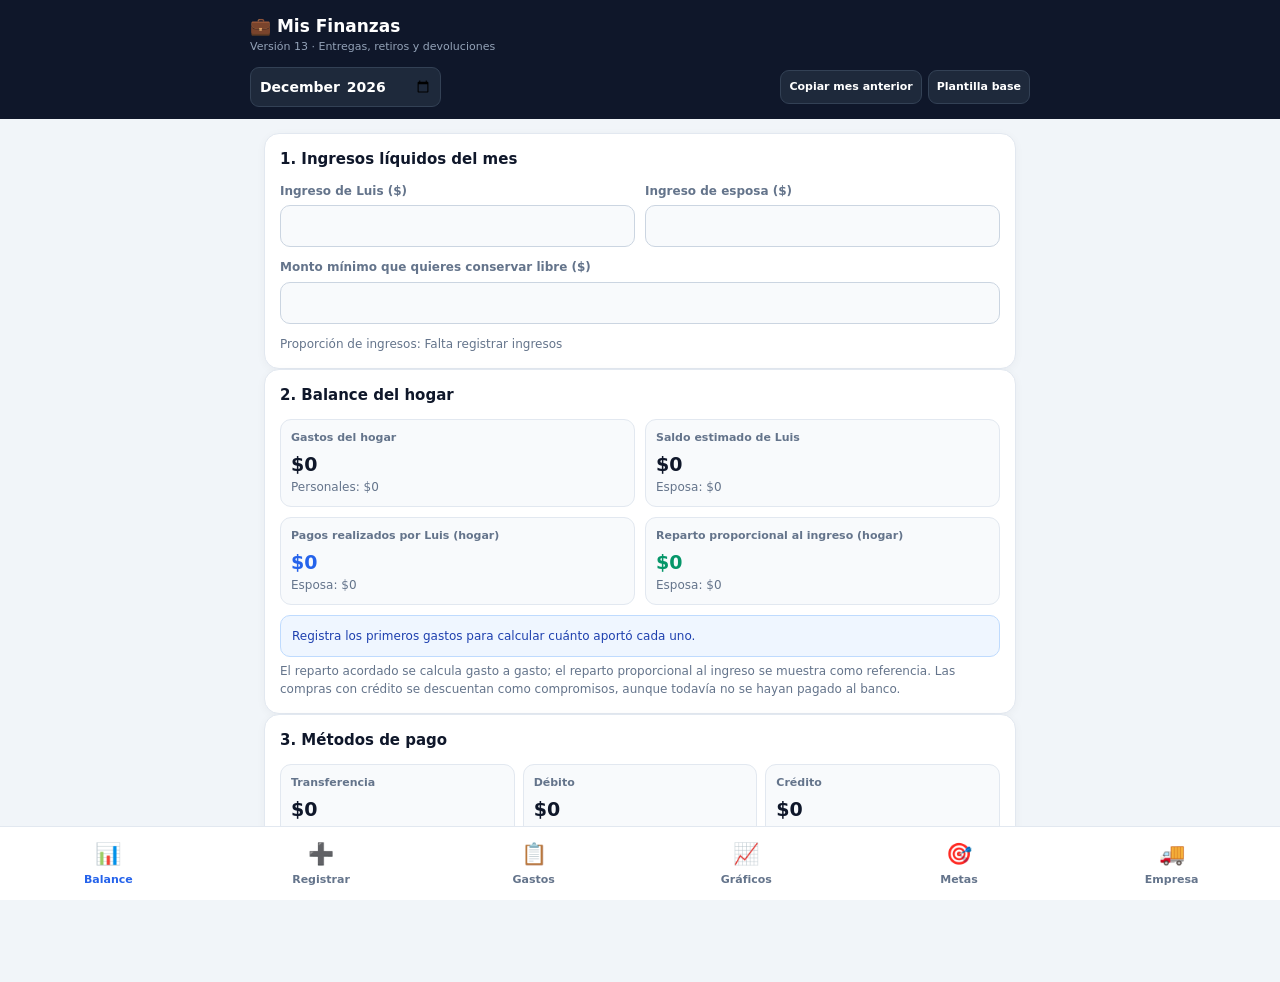
<file: index.html>
<!doctype html>
<html lang="es">
<head>
  <meta charset="utf-8">
  <meta name="viewport" content="width=device-width,initial-scale=1,viewport-fit=cover">
  <meta name="theme-color" content="#0f172a">
  <meta name="description" content="Control de ingresos, gastos y metas de ahorro del hogar.">
  <link rel="manifest" href="./manifest.json">
  <link rel="icon" href="./icon.svg" type="image/svg+xml">
  <link rel="stylesheet" href="./empresa.css">
  <script src="./csv-tools.js"></script>
  <title>Mis Finanzas | Hogar y Mensajería</title>
  <style>
    :root{--navy:#0f172a;--green:#059669;--blue:#2563eb;--purple:#7c3aed;--red:#dc2626;--amber:#b45309;--bg:#f1f5f9;--border:#e2e8f0;--muted:#64748b}
    *{box-sizing:border-box}body{margin:0;background:var(--bg);color:var(--navy);font:14px/1.45 system-ui,-apple-system,Segoe UI,sans-serif;padding-bottom:100px}
    button,input,select{font:inherit}button{cursor:pointer}button:focus-visible,input:focus-visible,select:focus-visible{outline:3px solid #93c5fd;outline-offset:2px}
    header{position:sticky;top:0;z-index:10;background:var(--navy);color:white;padding:14px max(14px,env(safe-area-inset-right)) 12px}
    .head,.monthbar{max-width:780px;margin:auto;display:flex;justify-content:space-between;align-items:center;gap:10px;flex-wrap:wrap}
    .head h1{font-size:17px;margin:0}.head small{display:block;color:#94a3b8;font-weight:500;font-size:11px}
    .monthbar{margin-top:12px}.monthbar input,.topbtn{background:#1e293b;color:#fff;border:1px solid #334155;border-radius:9px;padding:8px;font-weight:650}
    .quick{display:flex;gap:6px;flex-wrap:wrap}.topbtn{font-size:11px}.install{background:var(--green);display:none}
    main{max-width:780px;margin:0 auto;padding:14px;display:grid;gap:12px}.panel{background:white;border:1px solid var(--border);border-radius:15px;padding:15px;box-shadow:0 2px 10px #0f172a0a}
    .panel h2{margin:0 0 12px;font-size:15px}.panel h3{margin:0 0 8px;font-size:13px}.small{font-size:12px;color:var(--muted)}.hint{color:var(--muted);font-size:12px;margin-top:6px}
    .grid2{display:grid;grid-template-columns:repeat(2,minmax(0,1fr));gap:10px}.grid3{display:grid;grid-template-columns:repeat(3,minmax(0,1fr));gap:8px}
    label{font-size:12px;font-weight:700;color:var(--muted);display:block;margin-bottom:5px}.field{margin-bottom:12px}
    input[type="text"],input[type="number"],select{width:100%;border-radius:10px;border:1px solid #cbd5e1;background:#f8fafc;padding:10px;min-width:0;color:var(--navy)}
    .stat{border:1px solid var(--border);border-radius:11px;background:#f8fafc;padding:10px;min-width:0}
    .stat strong{font-size:clamp(13px,3.5vw,19px);display:block;overflow-wrap:anywhere}.stat label{font-size:11px}.green{color:var(--green)}.blue{color:var(--blue)}.purple{color:var(--purple)}.red{color:var(--red)}
    .notice{padding:11px;margin-top:10px;background:#eff6ff;border:1px solid #bfdbfe;border-radius:10px;color:#1e40af;font-size:12px;line-height:1.55}.notice.warning{background:#fffbeb;border-color:#fcd34d;color:#92400e}
    .chipgroup{display:flex;flex-wrap:wrap;gap:6px}.chip{border:1px solid #cbd5e1;background:#f8fafc;border-radius:10px;padding:9px;flex:1;min-width:90px;font-size:12px;font-weight:700}
    .chip[aria-pressed="true"]{background:var(--navy);color:#fff;border-color:var(--navy)}
    .primary{border:0;border-radius:10px;background:var(--green);color:#fff;padding:12px;font-weight:800}.primary.full{width:100%}.secondary{border:1px solid var(--border);background:#f8fafc;border-radius:9px;padding:8px 10px;color:var(--navy);font-weight:700;font-size:12px}.dangerbtn{color:var(--red)}
    .section[hidden], [hidden]{display:none!important}.cardhead{display:flex;justify-content:space-between;align-items:center;gap:8px;flex-wrap:wrap;margin-bottom:10px}.cardhead h2{margin:0}
    .item{border:1px solid var(--border);border-radius:12px;padding:11px;margin-top:8px;display:flex;justify-content:space-between;gap:10px}
    .item h3{font-size:14px;margin:0 0 3px;overflow-wrap:anywhere}.item .right{text-align:right;flex-shrink:0}.item .right strong{display:block}.tags{display:flex;gap:4px;flex-wrap:wrap;margin-top:5px}
    .tag{background:#e0f2fe;border-radius:5px;padding:2px 5px;font-size:10px;font-weight:650}.tag.pers{background:#fce7f3}.tag.pay{background:#fef3c7}
    .actions{display:flex;gap:6px;justify-content:flex-end;margin-top:6px}.empty{color:var(--muted);text-align:center;padding:22px 8px;font-size:13px}
    .barrow{margin:0 0 13px}.barlabel{display:flex;justify-content:space-between;gap:7px;font-weight:650;font-size:12px;margin-bottom:5px}
    .bartrack{background:#e2e8f0;border-radius:50px;height:12px;overflow:hidden}.barfill{height:100%;background:var(--blue);border-radius:50px}.barfill.pers{background:var(--purple)}.barfill.goal{background:var(--green)}
    nav{position:fixed;bottom:0;left:0;right:0;display:flex;background:white;border-top:1px solid var(--border);padding:7px 2px calc(7px + env(safe-area-inset-bottom));z-index:30}
    nav button{flex:1;border:0;background:transparent;color:var(--muted);display:grid;justify-items:center;gap:3px;font-size:11px;font-weight:800;padding:5px 0;min-width:0}
    nav button span:first-child{font-size:21px}nav button[aria-current="page"]{color:var(--blue)}.goalbox{border:1px solid var(--border);border-radius:12px;background:#f8fafc;padding:12px;margin-bottom:10px}
    .goalbox .bartrack{height:10px}.goalhead{display:flex;justify-content:space-between;gap:8px}.goalhead strong{overflow-wrap:anywhere}.toast{position:fixed;bottom:88px;left:50%;transform:translateX(-50%);background:#0f172a;color:white;padding:11px 15px;border-radius:10px;box-shadow:0 6px 24px #0004;z-index:60;max-width:90%;min-width:210px;text-align:center}
    @media(max-width:400px){.grid3{grid-template-columns:1fr}.monthbar{align-items:stretch}.monthbar input{flex:1}.quick{flex:1}.quick button{flex:1}.item{flex-direction:column}.item .right{text-align:left}.actions{justify-content:flex-start}}
  </style>
</head>
<body>
<header>
  <div class="head"><div><h1>💼 Mis Finanzas</h1><small>Versión 13 · Entregas, retiros y devoluciones</small></div><button id="installBtn" class="topbtn install" type="button">+ Instalar</button></div>
  <div class="monthbar"><input type="month" id="monthPicker" aria-label="Seleccionar mes"><div class="quick"><button class="topbtn" id="copyPrevBtn" type="button">Copiar mes anterior</button><button class="topbtn" id="templateBtn" type="button">Plantilla base</button></div></div>
</header>
<main>
  <section id="sec-resumen" class="section">
    <div class="panel"><h2>1. Ingresos líquidos del mes</h2><div class="grid2"><div><label for="incLuis">Ingreso de Luis ($)</label><input type="number" id="incLuis" min="0" step="1000" inputmode="numeric"></div><div><label for="incWife">Ingreso de esposa ($)</label><input type="number" id="incWife" min="0" step="1000" inputmode="numeric"></div></div><div class="field" style="margin-top:12px"><label for="targetPocket">Monto mínimo que quieres conservar libre ($)</label><input type="number" id="targetPocket" min="0" step="1000" inputmode="numeric"></div><div class="hint" id="ratioIngresoLabel">Proporción de ingresos: —</div></div>
    <div class="panel"><h2>2. Balance del hogar</h2><div class="grid2"><div class="stat"><label>Gastos del hogar</label><strong id="totHogar">$0</strong><div class="small" id="subGastosPers">Personales: $0</div></div><div class="stat"><label>Saldo estimado de Luis</label><strong id="luisLibreHoy">$0</strong><div class="small" id="wifeLibreHoy">Esposa: $0</div></div><div class="stat"><label>Pagos realizados por Luis (hogar)</label><strong class="blue" id="aporteRealLuis">$0</strong><div class="small" id="aporteRealWife">Esposa: $0</div></div><div class="stat"><label>Reparto proporcional al ingreso (hogar)</label><strong class="green" id="aporteJustoLuis">$0</strong><div class="small" id="aporteJustoWife">Esposa: $0</div></div></div><div class="notice" id="consejoBox"></div><div class="hint">El reparto acordado se calcula gasto a gasto; el reparto proporcional al ingreso se muestra como referencia. Las compras con crédito se descuentan como compromisos, aunque todavía no se hayan pagado al banco.</div></div>
    <div class="panel"><h2>3. Métodos de pago</h2><div class="grid3"><div class="stat"><label>Transferencia</label><strong id="payTransf">$0</strong><div class="small" id="payTransfSub"></div></div><div class="stat"><label>Débito</label><strong id="payDebito">$0</strong><div class="small" id="payDebitoSub"></div></div><div class="stat"><label>Crédito</label><strong id="payTC">$0</strong><div class="small" id="payTCSub"></div></div></div><div class="notice warning" id="tcAlertBox" hidden></div></div>
  </section>

  <section id="sec-agregar" class="section" hidden>
    <div class="panel"><div class="cardhead"><h2 id="formTitle">Registrar nuevo gasto</h2><button class="secondary" id="cancelEditBtn" hidden type="button">Cancelar edición</button></div>
      <div class="field"><label for="expDesc">Descripción</label><input type="text" id="expDesc" maxlength="120" placeholder="Ej. Arriendo, supermercado, TAG..."></div>
      <div class="grid2"><div class="field"><label for="expAmount">Monto total ($ CLP)</label><input type="number" id="expAmount" min="1" step="1" inputmode="numeric" placeholder="85000"></div><div class="field"><label for="expCat">Categoría</label><select id="expCat"><option>Vivienda y Servicios</option><option>Colegio Niña</option><option>Supermercado y Comida</option><option>Auto (Bencina/TAG/Mant.)</option><option>Salud y Farmacia</option><option>Salidas y Restaurantes</option><option>Personal / Otros</option></select></div></div>
      <div class="field"><label>¿A quién corresponde este gasto?</label><div class="chipgroup" id="scopeChips"><button type="button" class="chip" data-val="Hogar" aria-pressed="true">Hogar / Familia</button><button type="button" class="chip" data-val="Personal" aria-pressed="false">Personal</button></div></div>
      <div class="field"><label>¿Quién asume el costo? (reparto acordado)</label><div class="chipgroup" id="splitTypeChips"><button type="button" class="chip" data-val="50_50" aria-pressed="true">50 / 50</button><button type="button" class="chip" data-val="70_30" aria-pressed="false">70% Luis / 30% ella</button><button type="button" class="chip" data-val="100_luis" aria-pressed="false">100% Luis</button><button type="button" class="chip" data-val="100_wife" aria-pressed="false">100% esposa</button><button type="button" class="chip" data-val="custom" aria-pressed="false">Personalizado</button></div></div>
      <div class="field" id="customSplitBox" hidden><label for="customLuisPct">Luis: <strong id="customPctLabel">50%</strong> / Esposa: <strong id="customWifePctLabel">50%</strong></label><input type="range" id="customLuisPct" min="0" max="100" step="1" value="50" style="width:100%"></div>
      <div class="grid2"><div class="field"><label for="paidBy">¿Quién pagó realmente?</label><select id="paidBy"><option value="LUIS">Luis</option><option value="WIFE">Esposa</option><option value="UNKNOWN">Por identificar (gasto recuperado)</option></select></div><div class="field"><label for="payMethod">Método de pago</label><select id="payMethod"><option>Transferencia</option><option>Débito</option><option>Tarjeta de Crédito</option></select></div></div>
      <button class="primary full" id="saveExpBtn" type="button">Guardar gasto</button>
    </div>
  </section>

  <section id="sec-lista" class="section" hidden><div class="panel"><div class="cardhead"><h2>Movimientos (<span id="countItems">0</span>)</h2><div class="quick"><button class="secondary" id="waBtn" type="button">WhatsApp</button><button class="secondary" id="csvBtn" type="button">CSV</button></div></div>
    <div class="grid3"><select id="filterOwner" aria-label="Filtrar responsable"><option value="ALL">Responsables: todos</option><option value="SHARED">Compartidos</option><option value="LUIS">100% Luis</option><option value="WIFE">100% esposa</option></select><select id="filterPay" aria-label="Filtrar método"><option value="ALL">Todos los pagos</option><option>Transferencia</option><option>Débito</option><option>Tarjeta de Crédito</option></select><select id="filterScope" aria-label="Filtrar alcance"><option value="ALL">Hogar y personal</option><option>Hogar</option><option>Personal</option></select></div>
    <div class="notice" id="legacyNotice">¿Tenías gastos en una versión anterior? Puedes buscarlos sin borrar ningún dato.<div style="margin-top:8px"><button class="secondary" id="recoverLegacyBtn" type="button">Buscar y recuperar gastos anteriores</button></div></div>
    <div id="expenseList"></div><div class="quick" style="margin-top:15px"><button class="secondary" id="exportJsonBtn" type="button">Respaldar JSON</button><button class="secondary" id="importJsonBtn" type="button">Restaurar JSON</button><input id="importJsonInput" type="file" accept=".json,application/json" hidden><button class="secondary" id="importHogarCsvBtn" type="button">Importar CSV de gastos</button><input id="importHogarCsvInput" type="file" accept=".csv,text/csv" hidden></div><div class="hint">El JSON conserva también ingresos y metas. El CSV solo trae gastos: antes de importarlo se muestran los duplicados detectados. Los datos no se sincronizan automáticamente con otro teléfono.</div>
  </div></section>

  <section id="sec-graficos" class="section" hidden><div class="panel"><h2>Resumen por tipo de gasto</h2><div class="grid2"><div class="stat"><label>Hogar</label><strong class="blue" id="chartTotGeneral">$0</strong><div class="small" id="chartPctGeneral"></div></div><div class="stat"><label>Personal</label><strong class="purple" id="chartTotPersonal">$0</strong><div class="small" id="chartSubPersonal"></div></div></div></div><div class="panel"><h2>Categorías: gastos del hogar</h2><div id="chartGeneralBars"></div></div><div class="panel"><h2>Categorías: gastos personales</h2><div id="chartPersonalBars"></div></div></section>

  <section id="sec-metas" class="section" hidden><div class="panel"><h2>Resumen de ahorro</h2><div class="grid2"><div class="stat"><label>Ahorrado en metas</label><strong class="green" id="goalsSavedTotal">$0</strong><div class="small" id="goalsTargetTotal"></div></div><div class="stat"><label>Saldo estimado de Luis</label><strong class="blue" id="goalsMonthFree">$0</strong><div class="small">Mes seleccionado</div></div></div><div class="hint">Las metas registran ahorros acumulados. Los aportes no se contabilizan automáticamente como gastos del mes.</div></div>
    <div class="panel"><h2>Crear meta de ahorro</h2><div class="field"><label for="goalName">Nombre de la meta</label><input type="text" id="goalName" maxlength="80" placeholder="Ej. Fondo de emergencia"></div><div class="grid2"><div class="field"><label for="goalTarget">Objetivo ($)</label><input type="number" id="goalTarget" min="1" step="1" inputmode="numeric"></div><div class="field"><label for="goalCurrent">Monto ahorrado inicial ($)</label><input type="number" id="goalCurrent" min="0" step="1" inputmode="numeric" value="0"></div></div><button class="primary full" id="saveGoalBtn" type="button">Crear meta</button></div>
    <div class="panel"><h2>Mis metas (<span id="goalsCount">0</span>)</h2><div id="goalsList"></div></div>
  </section>
  <section id="sec-empresa" class="section empresa" hidden>
    <div class="panel"><div class="cardhead"><div><h2>🚚 Empresa de Mensajería</h2><div class="small">Movimientos separados del hogar · Mes seleccionado arriba</div></div><span class="business-badge">E.I.R.L.</span></div>
      <div class="grid2"><div class="stat"><label>Ingresos por entregas</label><strong class="green" id="bizDeliveryIncome">$0</strong><div class="small" id="bizPackages">0 paquetes identificados</div></div><div class="stat"><label>Ingresos por retiros</label><strong class="blue" id="bizPickupIncome">$0</strong></div><div class="stat"><label>Ingresos por devoluciones</label><strong id="bizReturnIncome">$0</strong><div class="small">Paquetes cancelados que vuelven a tienda</div></div><div class="stat"><label>Otros ingresos</label><strong id="bizOtherIncome">$0</strong><div class="small">Bonos y conceptos mixtos</div></div><div class="stat"><label>Ingresos totales</label><strong class="green" id="bizIncome">$0</strong></div><div class="stat"><label>Egresos registrados</label><strong class="red" id="bizExpense">$0</strong></div><div class="stat"><label>Resultado operacional</label><strong id="bizProfit">$0</strong><div class="small">Antes de impuestos y otros ajustes</div></div><div class="stat"><label>Combustible</label><strong id="bizFuel">$0</strong><div class="small">Incluido en egresos</div></div></div>
      <div class="notice" id="bizImportStatus">Los datos de mensajería se guardan por separado. Importa tus CSV históricos una vez, sin publicarlos en GitHub.</div>
    </div>
    <div class="panel"><div class="cardhead"><h2 id="bizFormTitle">Registrar movimiento</h2><button type="button" class="secondary" id="bizCancelEdit" hidden>Cancelar edición</button></div>
      <div class="grid2"><div class="field"><label for="bizDate">Fecha</label><input id="bizDate" type="date"></div><div class="field"><label for="bizType">Tipo</label><select id="bizType"><option value="day">Ingreso por entregas</option><option value="pickup">Ingreso por retiros</option><option value="return">Ingreso por devoluciones</option><option value="extra">Otros ingresos / bonos</option><option value="expense">Egreso</option></select></div></div>
      <div class="field"><label for="bizDesc">Descripción</label><input id="bizDesc" type="text" maxlength="160" placeholder="Ej. 52 paquetes, devolución o bencina"></div>
      <div class="grid2"><div class="field"><label for="bizAmount">Monto CLP</label><input id="bizAmount" type="number" min="0" step="1" inputmode="numeric"></div><div class="field"><label for="bizPackageCount">Paquetes (opcional)</label><input id="bizPackageCount" type="number" min="0" step="1" inputmode="numeric"></div></div>
      <div class="grid2"><div class="field"><label for="bizCategory">Categoría del egreso</label><select id="bizCategory"><option value="Combustible">Combustible</option><option value="Peajes/TAG">Peajes / TAG</option><option value="Mantención">Mantención</option><option value="Insumos">Insumos</option><option value="Otros">Otros</option></select></div><div class="field"><label for="bizIec">Impuesto específico ($)</label><input id="bizIec" type="number" min="0" step="1" inputmode="numeric" placeholder="Solo si figura en documento"></div></div>
      <div class="hint">El impuesto específico del combustible se registra solo como información del gasto; no se descuenta automáticamente del F29. Verifica su monto en la factura.</div>
      <button class="primary full" id="bizSave" type="button">Guardar movimiento</button>
    </div>
    <div class="panel"><div class="cardhead"><h2>Movimientos de la empresa (<span id="bizCount">0</span>)</h2><select id="bizFilter" aria-label="Filtrar movimientos"><option value="all">Todos</option><option value="income">Todos los ingresos</option><option value="day">Entregas</option><option value="pickup">Retiros</option><option value="return">Devoluciones</option><option value="extra">Otros ingresos</option><option value="expense">Egresos</option></select></div><div id="bizList" class="business-list"></div></div>
    <div class="panel"><h2>Importar historial de mensajería</h2><p class="small">Puedes seleccionar juntos los diez reportes CSV. Revisaremos el mes del archivo, las fechas irregulares y los registros ya importados antes de guardar.</p>
      <input type="file" id="bizFiles" accept=".csv,text/csv" multiple aria-label="Seleccionar CSV de la empresa"><div id="bizPreview" class="notice" hidden></div><button type="button" class="primary full" id="bizConfirmImport" hidden>Confirmar importación</button>
      <div class="notice">Las devoluciones son paquetes cancelados que regresan a la tienda. Los CSV antiguos que dicen exactamente «Devolución» o «Devoluciones» se registran en esta categoría, sin contarlos como retiros. Los bonos y las descripciones mixtas permanecen en «Otros ingresos».</div>
      <div class="quick" style="margin-top:12px"><button type="button" class="secondary" id="bizBackup">Descargar respaldo JSON de empresa</button><button type="button" class="secondary" id="bizRestoreButton">Restaurar respaldo JSON</button><input type="file" id="bizRestoreFile" accept=".json,application/json" hidden><button type="button" class="secondary" id="bizExportCsv">Exportar movimientos CSV</button></div>
      <div class="hint">Estos archivos se leen en tu dispositivo. No se envían a servidores. El respaldo JSON empresarial no reemplaza el respaldo del hogar.</div>
    </div>
    <div class="panel"><h2>Estimador tributario mensual</h2><p class="small">Para aproximar el F29, identifica la base de ingresos y los impuestos que aparecen en tus documentos o en el Registro de Compras y Ventas (SII). El CSV histórico no contiene estos datos.</p>
      <div class="grid2"><div class="field"><label for="bizSalesMode">¿Los ingresos incluyen IVA?</label><select id="bizSalesMode"><option value="">Por confirmar</option><option value="gross">Sí, son totales con IVA</option><option value="net">No, son montos netos afectos</option><option value="manual">Usar IVA declarado manualmente</option></select></div><div class="field"><label for="bizVatDebit">IVA débito de ventas ($)</label><input type="number" id="bizVatDebit" min="0" step="1" placeholder="Calculado o según SII"></div></div>
      <div class="grid2"><div class="field"><label for="bizVatCredit">IVA crédito permitido ($)</label><input type="number" id="bizVatCredit" min="0" step="1" placeholder="Según compras acreditables"></div><div class="field"><label for="bizRemainder">Remanente IVA anterior ($)</label><input type="number" id="bizRemainder" min="0" step="1" placeholder="0 si no hay"></div></div>
      <div class="grid2"><div class="field"><label for="bizPpmRate">Tasa PPM (%)</label><input type="number" id="bizPpmRate" min="0" max="100" step="0.001" value="0.3"></div><div class="field"><label for="bizPpmBase">Base neta para PPM ($)</label><input type="number" id="bizPpmBase" min="0" step="1" placeholder="Según ingresos del giro"></div></div>
      <div class="grid2"><div class="stat"><label>IVA estimado a pagar</label><strong id="bizVatPay">Por completar</strong></div><div class="stat"><label>F29 estimado (IVA + PPM)</label><strong class="blue" id="bizTaxPay">Por completar</strong></div></div><div class="notice warning" id="bizTaxNote">Los montos se muestran solo como referencia. Deben conciliarse con documentos tributarios y el SII.</div>
      <div class="hint">La gasolina de un automóvil de pasajeros normalmente no otorga crédito fiscal de IVA. No se incluye ni el IVA de la gasolina ni su impuesto específico sin comprobar que corresponda legalmente.</div>
    </div>
  </section>
</main>
<nav aria-label="Navegación principal" id="bottomTabs"><button type="button" data-tab="resumen" aria-current="page"><span>📊</span><span>Balance</span></button><button type="button" data-tab="agregar"><span>➕</span><span>Registrar</span></button><button type="button" data-tab="lista"><span>📋</span><span>Gastos</span></button><button type="button" data-tab="graficos"><span>📈</span><span>Gráficos</span></button><button type="button" data-tab="metas"><span>🎯</span><span>Metas</span></button><button type="button" data-tab="empresa"><span>🚚</span><span>Empresa</span></button></nav>
<div id="toast" class="toast" role="status" aria-live="polite" hidden></div>
<script>
(() => {
  'use strict';
  const KEY = 'finanzas_hogar_v9';
  const LEGACY_KEY = 'finanzas_hogar_pwa_v1';
  const $ = id => document.getElementById(id);
  const money = x => new Intl.NumberFormat('es-CL',{style:'currency',currency:'CLP',maximumFractionDigits:0}).format(Number(x)||0);
  const esc = s => String(s ?? '').replace(/[&<>"']/g,c=>({'&':'&amp;','<':'&lt;','>':'&gt;','"':'&quot;',"'":'&#39;'}[c]));
  const val = id => $(id).value;
  const nat = x => Number.isFinite(Number(x)) ? Math.max(0,Math.round(Number(x))) : 0;
  const uid = () => (globalThis.crypto?.randomUUID?.() || 'id-'+Date.now()+'-'+Math.random().toString(36).slice(2));
  const todayMonth = () => {const d=new Date();return d.getFullYear()+'-'+String(d.getMonth()+1).padStart(2,'0')};
  const previousMonth = m => {const [y,mo]=m.split('-').map(Number);return new Date(y,mo-2,1).getFullYear()+'-'+String(new Date(y,mo-2,1).getMonth()+1).padStart(2,'0')};
  const emptyMonth = () => ({incomeLuis:0,incomeWife:0,targetPocket:0,expenses:[]});
  let db = {version:10,months:{},goals:[],migrations:[]}, currentMonth=todayMonth(), editId=null, splitType='50_50', scope='Hogar', toastTimer;

  function toast(message){const el=$('toast');el.textContent=message;el.hidden=false;clearTimeout(toastTimer);toastTimer=setTimeout(()=>el.hidden=true,3500)}
  function normalizeExpense(e){
    if(!e || typeof e!=='object')return null;
    const amount=nat(e.amount), rawPct=Number(e.luisPct ?? 50), pct=Number.isFinite(rawPct)?Math.max(0,Math.min(100,rawPct)):50;
    if(!amount || !String(e.desc??'').trim())return null;
    return {id:String(e.id||uid()),desc:String(e.desc).slice(0,120),amount,cat:String(e.cat||'Personal / Otros'),scope:e.scope==='Personal'?'Personal':'Hogar',luisPct:pct,paidBy:['LUIS','WIFE','UNKNOWN'].includes(e.paidBy)?e.paidBy:'UNKNOWN',payMethod:['Transferencia','Débito','Tarjeta de Crédito'].includes(e.payMethod)?e.payMethod:'Transferencia',createdAt:String(e.createdAt||new Date().toISOString())};
  }
  function normalizeDB(o){
    if(!o || typeof o!=='object' || typeof o.months!=='object' || !o.months || !Array.isArray(o.goals))throw Error('El archivo no tiene el formato de respaldo de Finanzas del Hogar.');
    const result={version:10,months:{},goals:[],migrations:Array.isArray(o.migrations)?o.migrations.filter(s=>typeof s==='string'):[]};
    for(const [month,record] of Object.entries(o.months)){
      if(!/^\d{4}-(0[1-9]|1[0-2])$/.test(month)||!record||typeof record!=='object')continue;
      result.months[month]={incomeLuis:nat(record.incomeLuis),incomeWife:nat(record.incomeWife),targetPocket:nat(record.targetPocket),expenses:Array.isArray(record.expenses)?record.expenses.map(normalizeExpense).filter(Boolean):[]};
    }
    result.goals=o.goals.filter(g=>g && String(g.name||'').trim() && nat(g.target)>0).map(g=>({id:String(g.id||uid()),name:String(g.name).slice(0,80),target:nat(g.target),current:nat(g.current)}));
    return result;
  }
  function load(){try{const raw=localStorage.getItem(KEY);if(raw)db=normalizeDB(JSON.parse(raw))}catch(err){console.error(err);toast('No se pudieron leer los datos guardados. Revisa tu respaldo.')}updateLegacyNotice()}
  function updateLegacyNotice(){
    try{const found=Boolean(localStorage.getItem(LEGACY_KEY));$('legacyNotice').firstChild.textContent=found
      ?(db.migrations.includes(LEGACY_KEY)?'Los registros anteriores ya fueron importados. Conservamos intacto el respaldo original. ':'Se detectaron datos de una versión anterior en este navegador. ')
      :'Si utilizabas otra versión, puedes comprobar si hay registros guardados en este navegador. ';
    }catch(err){console.warn(err)}
  }
  function legacyPercent(e){
    const raw=e.luisPct??e.luisPercent??e.percentLuis??e.pctLuis;
    if(raw!==undefined && raw!==null && Number.isFinite(Number(raw)))return Math.max(0,Math.min(100,Number(raw)));
    const type=String(e.splitType??e.split??e.responsible??'50_50');
    return ({'50_50':50,'70_30':70,'100_luis':100,'100_wife':0}[type]??50);
  }
  function recoverLegacy(){
    let raw,old;
    try{raw=localStorage.getItem(LEGACY_KEY);if(!raw){toast('No se encontraron registros antiguos en este navegador.');return}old=JSON.parse(raw)}
    catch(err){alert('No se pudo leer el almacenamiento anterior. No se modificó nada.');return}
    if(!old||typeof old!=='object'||Array.isArray(old)){alert('Se encontró información anterior, pero su formato no es compatible. No se modificó.');return}
    const rows=Object.entries(old).filter(([m,v])=>/^\d{4}-(0[1-9]|1[0-2])$/.test(m)&&v&&typeof v==='object');
    if(!rows.length){alert('No se encontraron meses con el formato antiguo esperado. Los datos originales siguen intactos.');return}
    // Se descarga el JSON antiguo íntegro ANTES de realizar cualquier cambio; nunca se borra la clave original.
    download('respaldo-original-finanzas-'+todayMonth()+'.json','application/json;charset=utf-8',raw);
    if(db.migrations.includes(LEGACY_KEY)){toast('Estos datos ya se importaron. Se descargó otra copia del respaldo original.');return}
    const count=rows.reduce((n,[,v])=>n+(Array.isArray(v.expenses)?v.expenses.length:0),0);
    if(!confirm('Se encontraron '+rows.length+' meses y '+count+' movimientos anteriores. Ya iniciamos la descarga de un respaldo original. ¿Importarlos sin borrar los datos actuales?'))return;
    let added=0,skipped=0;
    for(const [month,legacy] of rows){
      const target=db.months[month]||(db.months[month]=emptyMonth());
      if(!target.incomeLuis)target.incomeLuis=nat(legacy.incLuis??legacy.incomeLuis);
      if(!target.incomeWife)target.incomeWife=nat(legacy.incWife??legacy.incomeWife);
      if(!target.targetPocket)target.targetPocket=nat(legacy.targetPocket);
      const signatures=new Set(target.expenses.map(e=>[e.desc.toLowerCase(),e.amount,e.cat,e.luisPct].join('|')));
      for(const entry of Array.isArray(legacy.expenses)?legacy.expenses:[]){
        if(!entry||typeof entry!=='object'){skipped++;continue}
        const converted=normalizeExpense({
          id:'recuperado-'+uid(),desc:entry.desc??entry.description??entry.descripcion??entry.concepto??entry.name,
          amount:entry.amount??entry.monto??entry.valor,cat:entry.cat??entry.category??entry.categoria??'Personal / Otros',
          scope:entry.scope??entry.alcance,luisPct:legacyPercent(entry),paidBy:['LUIS','WIFE'].includes(entry.paidBy)?entry.paidBy:'UNKNOWN',
          payMethod:entry.payMethod??entry.paymentMethod??entry.metodoPago,createdAt:entry.createdAt??entry.date
        });
        if(!converted){skipped++;continue}
        const signature=[converted.desc.toLowerCase(),converted.amount,converted.cat,converted.luisPct].join('|');
        if(signatures.has(signature)){skipped++;continue}
        target.expenses.push(converted);signatures.add(signature);added++;
      }
    }
    db.migrations.push(LEGACY_KEY);
    if(!save())return;
    fillMonth();updateLegacyNotice();showTab('lista');
    alert('Recuperación terminada. Se incorporaron '+added+' movimientos ('+skipped+' omitidos por duplicados o datos incompletos). Los originales siguen guardados. Revisa quién pagó cada gasto recuperado antes de confiar en las compensaciones.');
  }
  function save(){try{localStorage.setItem(KEY,JSON.stringify(db));return true}catch(err){console.error(err);alert('No fue posible guardar en este dispositivo. Exporta un respaldo y revisa el almacenamiento del navegador.');return false}}
  function monthData(){return db.months[currentMonth]||(db.months[currentMonth]=emptyMonth())}
  function splitPct(){return splitType==='50_50'?50:splitType==='70_30'?70:splitType==='100_luis'?100:splitType==='100_wife'?0:Number(val('customLuisPct'))}
  function chooseChip(group,value){document.querySelectorAll('#'+group+' [data-val]').forEach(b=>b.setAttribute('aria-pressed',String(b.dataset.val===value)))}
  function chooseSplit(type){splitType=type;chooseChip('splitTypeChips',type);$('customSplitBox').hidden=type!=='custom'}
  function chooseScope(type){scope=type;chooseChip('scopeChips',type);if(type==='Personal' && !['100_luis','100_wife'].includes(splitType))chooseSplit(val('paidBy')==='WIFE'?'100_wife':'100_luis')}
  function showTab(name){document.querySelectorAll('.section').forEach(s=>s.hidden=s.id!=='sec-'+name);document.querySelectorAll('nav [data-tab]').forEach(b=>{if(b.dataset.tab===name)b.setAttribute('aria-current','page');else b.removeAttribute('aria-current')});window.scrollTo({top:0,behavior:'instant'})}
  window.irPestana=showTab; // Compatibilidad con enlaces de versiones anteriores.
  function resetForm(){editId=null;$('formTitle').textContent='Registrar nuevo gasto';$('saveExpBtn').textContent='Guardar gasto';$('cancelEditBtn').hidden=true;$('expDesc').value='';$('expAmount').value='';$('expCat').selectedIndex=0;$('paidBy').value='LUIS';$('payMethod').value='Transferencia';$('customLuisPct').value='50';chooseSplit('50_50');chooseScope('Hogar');updateCustom()}
  function updateCustom(){$('customPctLabel').textContent=val('customLuisPct')+'%';$('customWifePctLabel').textContent=(100-Number(val('customLuisPct')))+'%'}
  function saveExpense(){const desc=val('expDesc').trim(),amount=Number(val('expAmount'));if(!desc){toast('Escribe la descripción del gasto.');$('expDesc').focus();return}if(!Number.isSafeInteger(amount)||amount<=0){toast('Ingresa un monto válido y mayor que cero.');$('expAmount').focus();return}
    if(val('paidBy')==='UNKNOWN'){toast('Identifica quién pagó antes de guardar este movimiento.');$('paidBy').focus();return}
    const pct=splitPct();if(scope==='Personal' && pct!==0 && pct!==100){toast('Un gasto personal debe corresponder 100% a una persona.');return}
    const old=monthData().expenses.find(x=>x.id===editId);
    const e={id:editId||uid(),desc,amount,cat:val('expCat'),scope,luisPct:pct,paidBy:val('paidBy'),payMethod:val('payMethod'),createdAt:old?.createdAt||new Date().toISOString()};
    if(old)Object.assign(old,e);else monthData().expenses.unshift(e);save();resetForm();render();showTab('lista');toast(old?'Gasto actualizado.':'Gasto registrado.');
  }
  function editExpense(id){const e=monthData().expenses.find(x=>x.id===id);if(!e)return;editId=id;$('formTitle').textContent='Editar gasto';$('saveExpBtn').textContent='Guardar cambios';$('cancelEditBtn').hidden=false;$('expDesc').value=e.desc;$('expAmount').value=e.amount;$('expCat').value=e.cat;$('paidBy').value=e.paidBy;$('payMethod').value=e.payMethod;$('customLuisPct').value=e.luisPct;
    chooseScope(e.scope);chooseSplit(e.luisPct===50?'50_50':e.luisPct===70?'70_30':e.luisPct===100?'100_luis':e.luisPct===0?'100_wife':'custom');updateCustom();showTab('agregar');
  }
  function deleteExpense(id){const e=monthData().expenses.find(x=>x.id===id);if(!e||!confirm('¿Eliminar el gasto «'+e.desc+'» de '+money(e.amount)+'?'))return;monthData().expenses=monthData().expenses.filter(x=>x.id!==id);if(editId===id)resetForm();save();render();toast('Gasto eliminado.')}
  function totals(){const m=monthData(),expenses=m.expenses,home=expenses.filter(e=>e.scope==='Hogar'),personal=expenses.filter(e=>e.scope==='Personal');const sum=a=>a.reduce((s,e)=>s+e.amount,0);
    const paidLuis=expenses.filter(e=>e.paidBy==='LUIS').reduce((s,e)=>s+e.amount,0),paidWife=expenses.filter(e=>e.paidBy==='WIFE').reduce((s,e)=>s+e.amount,0);
    const paidHomeLuis=home.filter(e=>e.paidBy==='LUIS').reduce((s,e)=>s+e.amount,0),paidHomeWife=home.filter(e=>e.paidBy==='WIFE').reduce((s,e)=>s+e.amount,0);
    const dueLuis=expenses.reduce((s,e)=>s+Math.round(e.amount*e.luisPct/100),0);const dueWife=sum(expenses)-dueLuis;
    const personalLuis=personal.reduce((s,e)=>s+Math.round(e.amount*e.luisPct/100),0);
    const unknown=expenses.filter(e=>e.paidBy==='UNKNOWN');
    return {m,expenses,home,personal,unknown,total:sum(expenses),homeTotal:sum(home),personalTotal:sum(personal),paidLuis,paidWife,paidHomeLuis,paidHomeWife,dueLuis,dueWife,personalLuis,personalWife:sum(personal)-personalLuis,freeLuis:m.incomeLuis-paidLuis,freeWife:m.incomeWife-paidWife};
  }
  function setText(id,text){$(id).textContent=text}
  function renderBalance(t){const allInc=t.m.incomeLuis+t.m.incomeWife,lratio=allInc?t.m.incomeLuis/allInc:0,ratioText=allInc?`${Math.round(lratio*100)}% Luis / ${Math.round((1-lratio)*100)}% esposa`:'Falta registrar ingresos';
    setText('ratioIngresoLabel','Proporción de ingresos: '+ratioText);setText('totHogar',money(t.homeTotal));setText('subGastosPers','Personales: '+money(t.personalTotal));setText('luisLibreHoy',money(t.freeLuis));setText('wifeLibreHoy','Esposa: '+money(t.freeWife));setText('aporteRealLuis',money(t.paidHomeLuis));setText('aporteRealWife','Esposa: '+money(t.paidHomeWife));
    const propLuis=Math.round(t.homeTotal*lratio);setText('aporteJustoLuis',money(propLuis));setText('aporteJustoWife','Esposa: '+money(t.homeTotal-propLuis));
    const balance=t.paidLuis-t.dueLuis;const abs=money(Math.abs(balance));let advice=t.total===0?'Registra los primeros gastos para calcular cuánto aportó cada uno.':balance>0?'Según el reparto acordado, tu esposa debería compensarte '+abs+'.':balance<0?'Según el reparto acordado, deberías compensar a tu esposa '+abs+'.':'Según el reparto acordado, ambos están al día: no hay compensaciones pendientes.';
    if(t.unknown.length)advice='Hay '+t.unknown.length+' gastos recuperados cuyo pagador aún debes identificar. Los saldos y las compensaciones no son definitivos hasta que revises esos movimientos.';
    if(allInc===0 && t.homeTotal)advice+=' Ingresa los sueldos para ver la referencia proporcional.';
    if(t.freeLuis<t.m.targetPocket)advice+=' Tu saldo estimado está '+money(t.m.targetPocket-t.freeLuis)+' por debajo del mínimo que quieres conservar.';
    setText('consejoBox',advice);
    for(const [method,id,sub] of [['Transferencia','payTransf','payTransfSub'],['Débito','payDebito','payDebitoSub'],['Tarjeta de Crédito','payTC','payTCSub']]){const subset=t.expenses.filter(e=>e.payMethod===method);setText(id,money(subset.reduce((s,e)=>s+e.amount,0)));const unknown=subset.filter(e=>e.paidBy==='UNKNOWN').reduce((s,e)=>s+e.amount,0);setText(sub,`L: ${money(subset.filter(e=>e.paidBy==='LUIS').reduce((s,e)=>s+e.amount,0))} · E: ${money(subset.filter(e=>e.paidBy==='WIFE').reduce((s,e)=>s+e.amount,0))}${unknown?' · ?: '+money(unknown):''}`)}
    const credit=t.expenses.filter(e=>e.payMethod==='Tarjeta de Crédito').reduce((s,e)=>s+e.amount,0);$('tcAlertBox').hidden=!credit;if(credit)setText('tcAlertBox','Compras registradas con tarjeta de crédito: '+money(credit)+'. Este monto es un compromiso; verifica aparte la fecha de pago de la tarjeta para no duplicarlo.');
    $('goalsMonthFree').textContent=money(t.freeLuis);
  }
  function renderExpenses(t){const owner=val('filterOwner'),pay=val('filterPay'),scopeFilter=val('filterScope');const visible=t.expenses.filter(e=>(owner==='ALL'||(owner==='SHARED'&&e.luisPct>0&&e.luisPct<100)||(owner==='LUIS'&&e.luisPct===100)||(owner==='WIFE'&&e.luisPct===0))&&(pay==='ALL'||e.payMethod===pay)&&(scopeFilter==='ALL'||e.scope===scopeFilter));setText('countItems',visible.length);
    $('expenseList').innerHTML=visible.length?visible.map(e=>`<div class="item"><div><h3>${esc(e.desc)}</h3><div class="small">${esc(e.cat)}</div><div class="tags"><span class="tag ${e.scope==='Personal'?'pers':''}">${esc(e.scope)}</span><span class="tag">Luis ${e.luisPct}% / Esposa ${100-e.luisPct}%</span><span class="tag pay">${esc(e.payMethod)}</span><span class="tag">Pagó: ${e.paidBy==='LUIS'?'Luis':e.paidBy==='WIFE'?'Esposa':'⚠️ Por identificar'}</span></div></div><div class="right"><strong>${money(e.amount)}</strong><div class="small">Luis asume ${money(Math.round(e.amount*e.luisPct/100))}</div><div class="actions"><button class="secondary" type="button" data-action="edit" data-id="${esc(e.id)}">Editar</button><button class="secondary dangerbtn" type="button" data-action="delete" data-id="${esc(e.id)}">Eliminar</button></div></div></div>`).join(''):'<div class="empty">No hay gastos que coincidan con los filtros de este mes.</div>';
  }
  function bars(element,expenses,color){const sums={};for(const e of expenses)sums[e.cat]=(sums[e.cat]||0)+e.amount;const sorted=Object.entries(sums).sort((a,b)=>b[1]-a[1]);const max=sorted.length?sorted[0][1]:1;$(element).innerHTML=sorted.length?sorted.map(([cat,total])=>`<div class="barrow"><div class="barlabel"><span>${esc(cat)}</span><span>${money(total)}</span></div><div class="bartrack"><div class="barfill ${color}" style="width:${(total/max)*100}%"></div></div></div>`).join(''):'<div class="empty">Aún no hay gastos de este tipo.</div>'}
  function renderCharts(t){setText('chartTotGeneral',money(t.homeTotal));setText('chartPctGeneral',t.total?Math.round(100*t.homeTotal/t.total)+'% del gasto total':'Sin movimientos');setText('chartTotPersonal',money(t.personalTotal));setText('chartSubPersonal','Luis: '+money(t.personalLuis)+' · Esposa: '+money(t.personalWife));bars('chartGeneralBars',t.home,'');bars('chartPersonalBars',t.personal,'pers')}
  function renderGoals(){const saved=db.goals.reduce((s,g)=>s+g.current,0),target=db.goals.reduce((s,g)=>s+g.target,0);setText('goalsSavedTotal',money(saved));setText('goalsTargetTotal','Objetivo conjunto: '+money(target));setText('goalsCount',String(db.goals.length));$('goalsList').innerHTML=db.goals.length?db.goals.map(g=>{const pct=Math.min(100,Math.round(g.current/g.target*100));return `<div class="goalbox"><div class="goalhead"><strong>${esc(g.name)}</strong><strong class="green">${pct}%</strong></div><div class="small">${money(g.current)} de ${money(g.target)}</div><div class="bartrack" style="margin-top:9px"><div class="barfill goal" style="width:${pct}%"></div></div><div class="actions"><button type="button" class="secondary" data-goal="add" data-id="${esc(g.id)}">+ Aportar</button><button type="button" class="secondary" data-goal="withdraw" data-id="${esc(g.id)}">Retirar</button><button type="button" class="secondary dangerbtn" data-goal="delete" data-id="${esc(g.id)}">Eliminar</button></div></div>`}).join(''):'<div class="empty">Todavía no has creado metas de ahorro.</div>'}
  function saveGoal(){const name=val('goalName').trim(),target=Number(val('goalTarget')),current=Number(val('goalCurrent'));if(!name||!Number.isSafeInteger(target)||target<=0||!Number.isSafeInteger(current)||current<0){toast('Completa la meta con montos válidos.');return}db.goals.push({id:uid(),name,target,current});save();$('goalName').value='';$('goalTarget').value='';$('goalCurrent').value='0';render();toast('Meta creada.')}
  function modifyGoal(action,id){const g=db.goals.find(x=>x.id===id);if(!g)return;if(action==='delete'){if(!confirm('¿Eliminar la meta «'+g.name+'»?'))return;db.goals=db.goals.filter(x=>x.id!==id)}else{const input=prompt(action==='add'?'¿Cuánto deseas aportar a «'+g.name+'»?':'¿Cuánto deseas retirar de «'+g.name+'»?','10000');if(input===null)return;const amount=Number(input.trim().replace(/\s/g,''));if(!Number.isSafeInteger(amount)||amount<=0){toast('Escribe un monto entero mayor que cero.');return}if(action==='withdraw'&&amount>g.current){toast('El retiro supera el monto ahorrado.');return}g.current+=action==='add'?amount:-amount}save();render();toast('Meta actualizada.')}
  function render(){const t=totals();renderBalance(t);renderExpenses(t);renderCharts(t);renderGoals()}
  function fillMonth(){const m=monthData();$('incLuis').value=m.incomeLuis||'';$('incWife').value=m.incomeWife||'';$('targetPocket').value=m.targetPocket||'';render()}
  function download(name,type,contents){const blob=new Blob([contents],{type});const url=URL.createObjectURL(blob),a=document.createElement('a');a.href=url;a.download=name;document.body.appendChild(a);a.click();a.remove();setTimeout(()=>URL.revokeObjectURL(url),3000)}
  function downloadJSON(){download('respaldo-finanzas-hogar-'+todayMonth()+'.json','application/json;charset=utf-8',JSON.stringify(db,null,2));toast('Respaldo descargado.')}
  function safeCsv(v){let s=String(v??'');if(/^[=+@-]/.test(s))s="'"+s;return '"'+s.replace(/"/g,'""')+'"'}
  function downloadCSV(){const rows=[['Mes','Descripción','Monto CLP','Categoría','Alcance','Porcentaje Luis','Paga','Método'],...monthData().expenses.map(e=>[currentMonth,e.desc,e.amount,e.cat,e.scope,e.luisPct,e.paidBy==='LUIS'?'Luis':e.paidBy==='WIFE'?'Esposa':'Por identificar',e.payMethod])];download('gastos-'+currentMonth+'.csv','text/csv;charset=utf-8','\ufeff'+rows.map(r=>r.map(safeCsv).join(';')).join('\r\n'));toast('CSV descargado.')}
  function copyPrevious(){const from=db.months[previousMonth(currentMonth)];if(!from){toast('No hay datos del mes anterior.');return}const dest=monthData();if((dest.expenses.length||dest.incomeLuis||dest.incomeWife)&&!confirm('Este mes ya tiene datos. ¿Sobrescribirlo con una copia del mes anterior?'))return;db.months[currentMonth]={incomeLuis:from.incomeLuis,incomeWife:from.incomeWife,targetPocket:from.targetPocket,expenses:from.expenses.map(e=>({...e,id:uid(),createdAt:new Date().toISOString()}))};save();resetForm();fillMonth();toast('Mes anterior copiado. Revisa y actualiza montos.')}
  function makeTemplate(){const base=['Arriendo / dividendo','Electricidad','Agua','Internet / telefonía','Supermercado','Colegio / transporte','Bencina / TAG'];const exists=new Set(monthData().expenses.map(e=>e.desc.toLowerCase()));let added=0;for(const desc of base){if(exists.has(desc.toLowerCase()))continue;monthData().expenses.push({id:uid(),desc,amount:1,cat:desc.includes('Colegio')?'Colegio Niña':desc.includes('Supermercado')?'Supermercado y Comida':desc.includes('Bencina')?'Auto (Bencina/TAG/Mant.)':'Vivienda y Servicios',scope:'Hogar',luisPct:50,paidBy:'LUIS',payMethod:'Transferencia',createdAt:new Date().toISOString()});added++}if(!added){toast('La plantilla ya existe para este mes.');return}save();render();showTab('lista');alert('Se agregaron '+added+' gastos de ejemplo con $1 para que puedas editarlos. Actualiza cada monto y quién pagó antes de utilizar el balance.')}
  function sendWhatsApp(){const t=totals();const lines=[`Finanzas del Hogar — ${currentMonth}`,`Ingresos: Luis ${money(t.m.incomeLuis)} / Esposa ${money(t.m.incomeWife)}`,`Gastos hogar: ${money(t.homeTotal)}`,`Gastos personales: ${money(t.personalTotal)}`,`Total: ${money(t.total)}`,...t.expenses.map(e=>`• ${e.desc}: ${money(e.amount)} (${e.scope}; pagó ${e.paidBy==='LUIS'?'Luis':e.paidBy==='WIFE'?'Esposa':'por identificar'})`)];const url='https://wa.me/?text='+encodeURIComponent(lines.join('\n'));const w=window.open(url,'_blank','noopener,noreferrer');if(!w){navigator.clipboard?.writeText(lines.join('\n')).then(()=>toast('Resumen copiado para compartir.')).catch(()=>toast('Activa ventanas emergentes para compartir.'))}}
  async function restoreJSON(file){if(!file)return;try{if(file.size>5*1024*1024)throw Error('El archivo es demasiado grande.');const incoming=normalizeDB(JSON.parse(await file.text()));if(!confirm('Restaurar reemplazará TODOS los datos actuales en este navegador. ¿Ya descargaste un respaldo y deseas continuar?'))return;db=incoming;save();resetForm();fillMonth();toast('Respaldo restaurado.') }catch(err){alert('No se pudo restaurar: '+err.message)}finally{$('importJsonInput').value=''}}

  async function importHogarCSV(file){
    if(!file)return;
    try{
      if(file.size>3*1024*1024)throw Error('El CSV es demasiado grande.');
      const parsed=window.CsvTools.parse(await file.text(),';');
      const expected=['Mes','Descripción','Monto CLP','Categoría','Alcance','Porcentaje Luis','Paga','Método'];
      if(expected.some(name=>!parsed.header.includes(name)))throw Error('No es un CSV válido de gastos del hogar.');
      const records=window.CsvTools.rowsAsObjects(parsed).map(({data,line})=>{
        if(!/^\d{4}-(0[1-9]|1[0-2])$/.test(data.Mes))throw Error('Mes inválido en fila '+line);
        const amount=window.CsvTools.integer(data['Monto CLP']);
        const pct=Number(data['Porcentaje Luis']);
        if(amount===0 || !Number.isFinite(pct) || pct<0 || pct>100 || !data['Descripción'])throw Error('Movimiento incompleto en fila '+line);
        const payer=data.Paga.toLowerCase().includes('esposa')?'WIFE':data.Paga.toLowerCase().includes('luis')?'LUIS':'UNKNOWN';
        return {month:data.Mes,expense:normalizeExpense({desc:data['Descripción'],amount,cat:data['Categoría'],scope:data.Alcance,luisPct:pct,paidBy:payer,payMethod:data['Método']})};
      });
      const signature=e=>[e.desc.trim().toLocaleLowerCase('es'),e.amount,e.cat,e.scope,e.luisPct,e.paidBy,e.payMethod].join('\u0001');
      const existing=new Map();
      for(const [month,m] of Object.entries(db.months))for(const e of m.expenses){const key=month+'\u0001'+signature(e);existing.set(key,(existing.get(key)||0)+1)}
      const incomingCount=new Map(),additions=[];
      for(const {month,expense} of records){const key=month+'\u0001'+signature(expense);const n=(incomingCount.get(key)||0)+1;incomingCount.set(key,n);if(n>(existing.get(key)||0))additions.push({month,expense})}
      const skips=records.length-additions.length;
      if(!additions.length){alert('Los '+records.length+' gastos ya figuran en el historial. No se modificó nada.');return}
      if(!confirm('Se encontraron '+records.length+' gastos del hogar.\n\nPara importar: '+additions.length+'\nYa registrados o repetidos: '+skips+'\n\nEste CSV no incluye sueldos ni metas y no modificará esos datos. ¿Agregar únicamente los gastos faltantes?'))return;
      for(const {month,expense} of additions){if(!db.months[month])db.months[month]=emptyMonth();db.months[month].expenses.push(expense)}
      if(!save())return;
      fillMonth();showTab('lista');alert('Se importaron '+additions.length+' gastos. Se conservaron '+skips+' registros existentes o repetidos.');
    }catch(error){alert('No se pudo importar el CSV: '+error.message)}
    finally{$('importHogarCsvInput').value=''}
  }

  // Enlazar todos los eventos después de que existe el contenido HTML.
  document.querySelectorAll('nav [data-tab]').forEach(b=>b.addEventListener('click',()=>showTab(b.dataset.tab)));
  $('monthPicker').value=currentMonth;$('monthPicker').addEventListener('change',e=>{if(!/^\d{4}-(0[1-9]|1[0-2])$/.test(e.target.value))return;currentMonth=e.target.value;resetForm();fillMonth()});
  for(const [id,key] of [['incLuis','incomeLuis'],['incWife','incomeWife'],['targetPocket','targetPocket']])$(id).addEventListener('input',e=>{const n=Number(e.target.value);if(Number.isFinite(n)&&n>=0){monthData()[key]=nat(n);save();render()}});
  document.querySelectorAll('#splitTypeChips [data-val]').forEach(b=>b.addEventListener('click',()=>{chooseSplit(b.dataset.val);if(scope==='Personal' && splitPct()!==0 && splitPct()!==100){chooseScope('Hogar');toast('Los repartos compartidos se registran como gastos del hogar.')}}));
  document.querySelectorAll('#scopeChips [data-val]').forEach(b=>b.addEventListener('click',()=>chooseScope(b.dataset.val)));
  $('paidBy').addEventListener('change',()=>{if(scope==='Personal')chooseSplit(val('paidBy')==='LUIS'?'100_luis':'100_wife')});
  $('customLuisPct').addEventListener('input',updateCustom);$('saveExpBtn').addEventListener('click',saveExpense);$('cancelEditBtn').addEventListener('click',resetForm);
  $('expenseList').addEventListener('click',e=>{const b=e.target.closest('button[data-action]');if(!b)return;if(b.dataset.action==='edit')editExpense(b.dataset.id);else deleteExpense(b.dataset.id)});
  ['filterOwner','filterPay','filterScope'].forEach(id=>$(id).addEventListener('change',()=>renderExpenses(totals())));
  $('saveGoalBtn').addEventListener('click',saveGoal);$('goalsList').addEventListener('click',e=>{const b=e.target.closest('button[data-goal]');if(b)modifyGoal(b.dataset.goal,b.dataset.id)});
  $('copyPrevBtn').addEventListener('click',copyPrevious);$('templateBtn').addEventListener('click',makeTemplate);$('csvBtn').addEventListener('click',downloadCSV);$('waBtn').addEventListener('click',sendWhatsApp);
  $('exportJsonBtn').addEventListener('click',downloadJSON);$('importJsonBtn').addEventListener('click',()=>$('importJsonInput').click());$('importJsonInput').addEventListener('change',e=>restoreJSON(e.target.files[0]));$('recoverLegacyBtn').addEventListener('click',recoverLegacy);
  $('importHogarCsvBtn').addEventListener('click',()=>$('importHogarCsvInput').click());$('importHogarCsvInput').addEventListener('change',e=>importHogarCSV(e.target.files[0]));
  let deferredPrompt=null;window.addEventListener('beforeinstallprompt',e=>{e.preventDefault();deferredPrompt=e;$('installBtn').style.display='block'});$('installBtn').addEventListener('click',async()=>{if(!deferredPrompt)return;deferredPrompt.prompt();await deferredPrompt.userChoice;deferredPrompt=null;$('installBtn').style.display='none'});
  if('serviceWorker' in navigator && location.protocol.startsWith('http'))navigator.serviceWorker.register('./sw.js').catch(err=>console.warn('SW:',err));
  load();fillMonth();showTab('resumen');
})();
</script>
<script src="./empresa.js"></script>
</body>
</html>
</file>
<file: empresa.css>
/* Zona de la E.I.R.L.: no altera los estilos ni los datos del hogar. */
.empresa .business-badge{background:#dbeafe;color:#1d4ed8;border-radius:9px;font-size:11px;font-weight:800;padding:6px 9px}
.empresa p{margin:0 0 12px}
.empresa input[type="date"],.empresa input[type="file"]{width:100%;border:1px solid #cbd5e1;border-radius:10px;background:#f8fafc;padding:10px;min-width:0;color:#0f172a}
.empresa input:disabled{background:#e2e8f0;color:#475569}
.empresa .business-list{max-height:440px;overflow:auto}
.empresa .business-list .item{align-items:center}
.empresa .business-list .item small{display:block;color:#64748b}
.empresa .business-list .item .right strong{font-variant-numeric:tabular-nums}
.empresa .business-list .item .right strong.negative{color:#dc2626}
.empresa .business-list .item .right strong.positive{color:#059669}
.empresa #bizPreview{white-space:pre-line}
.empresa #bizFilter{width:auto;max-width:48%;padding:8px}
nav button{font-size:10px;padding:5px 1px}
nav button span:first-child{font-size:20px}
@media(max-width:390px){nav button{font-size:9px;letter-spacing:-.2px}.empresa .grid2{grid-template-columns:1fr}}
</file>
